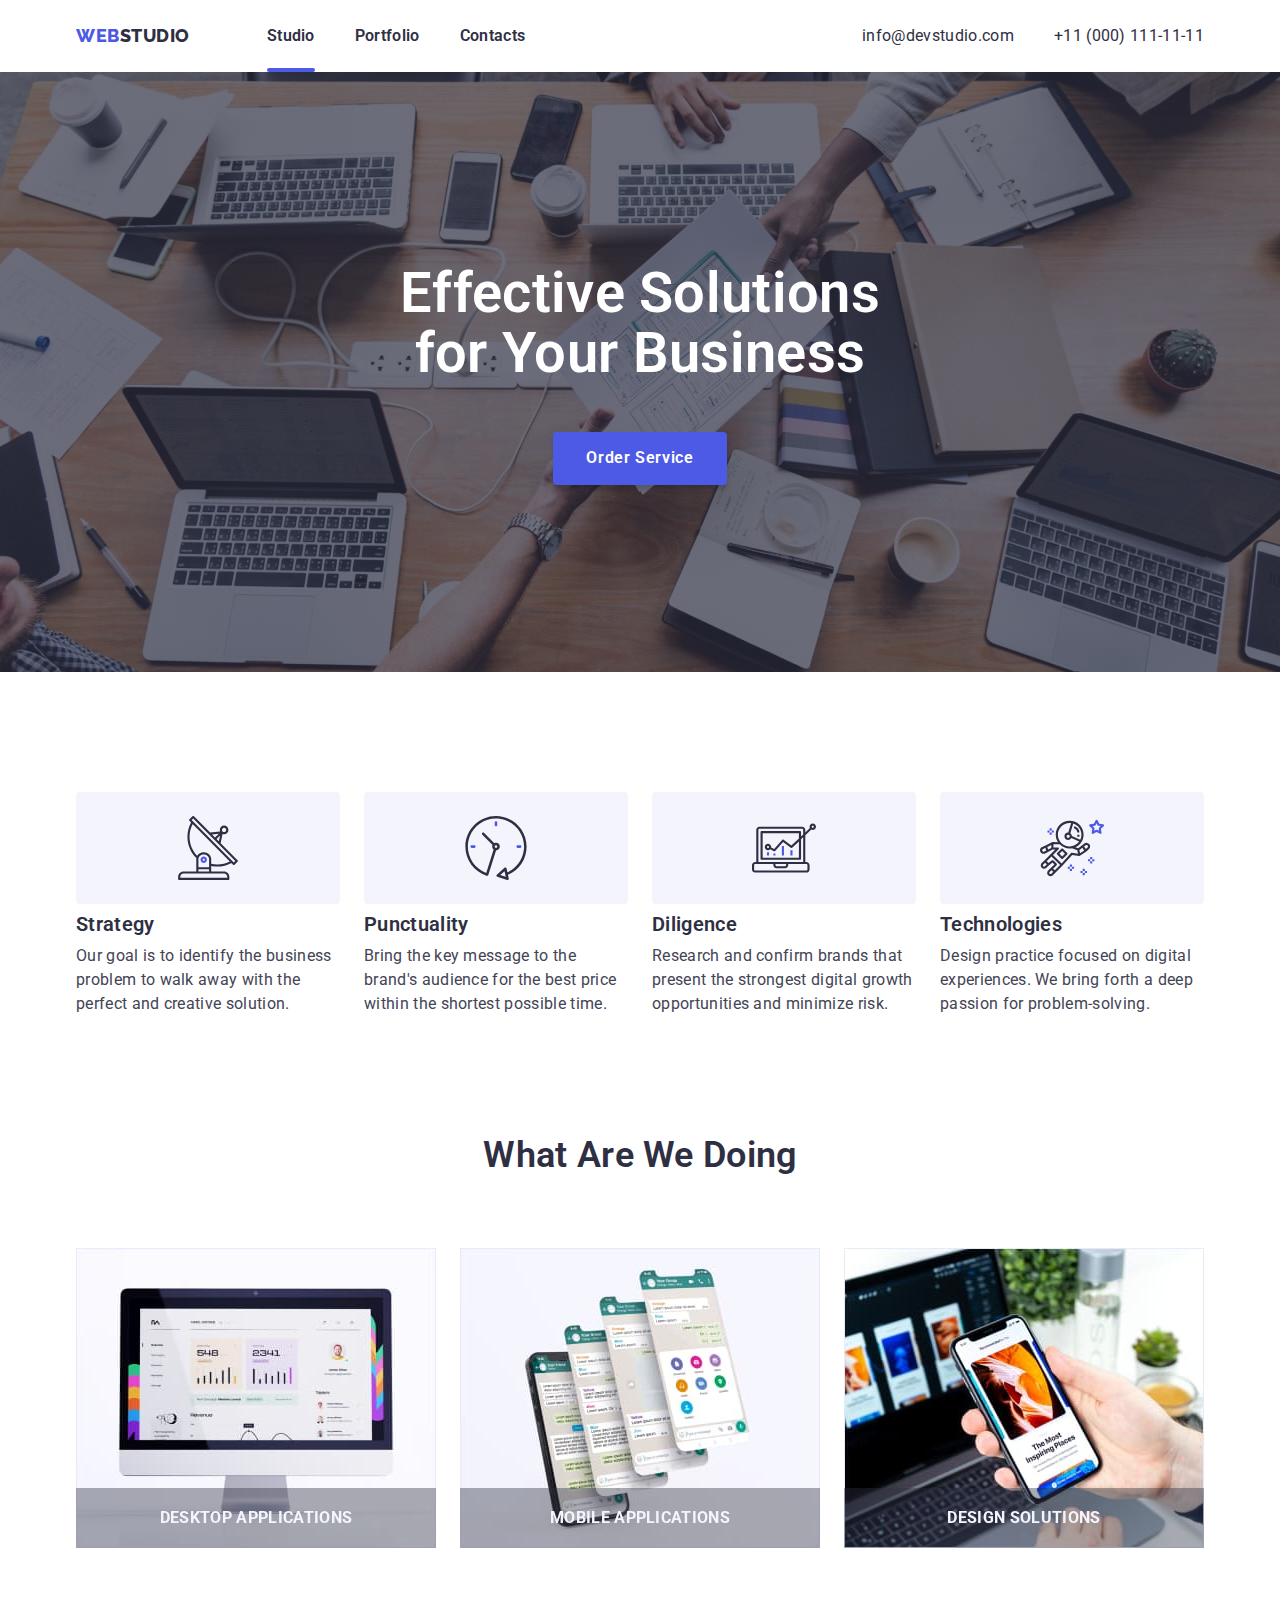
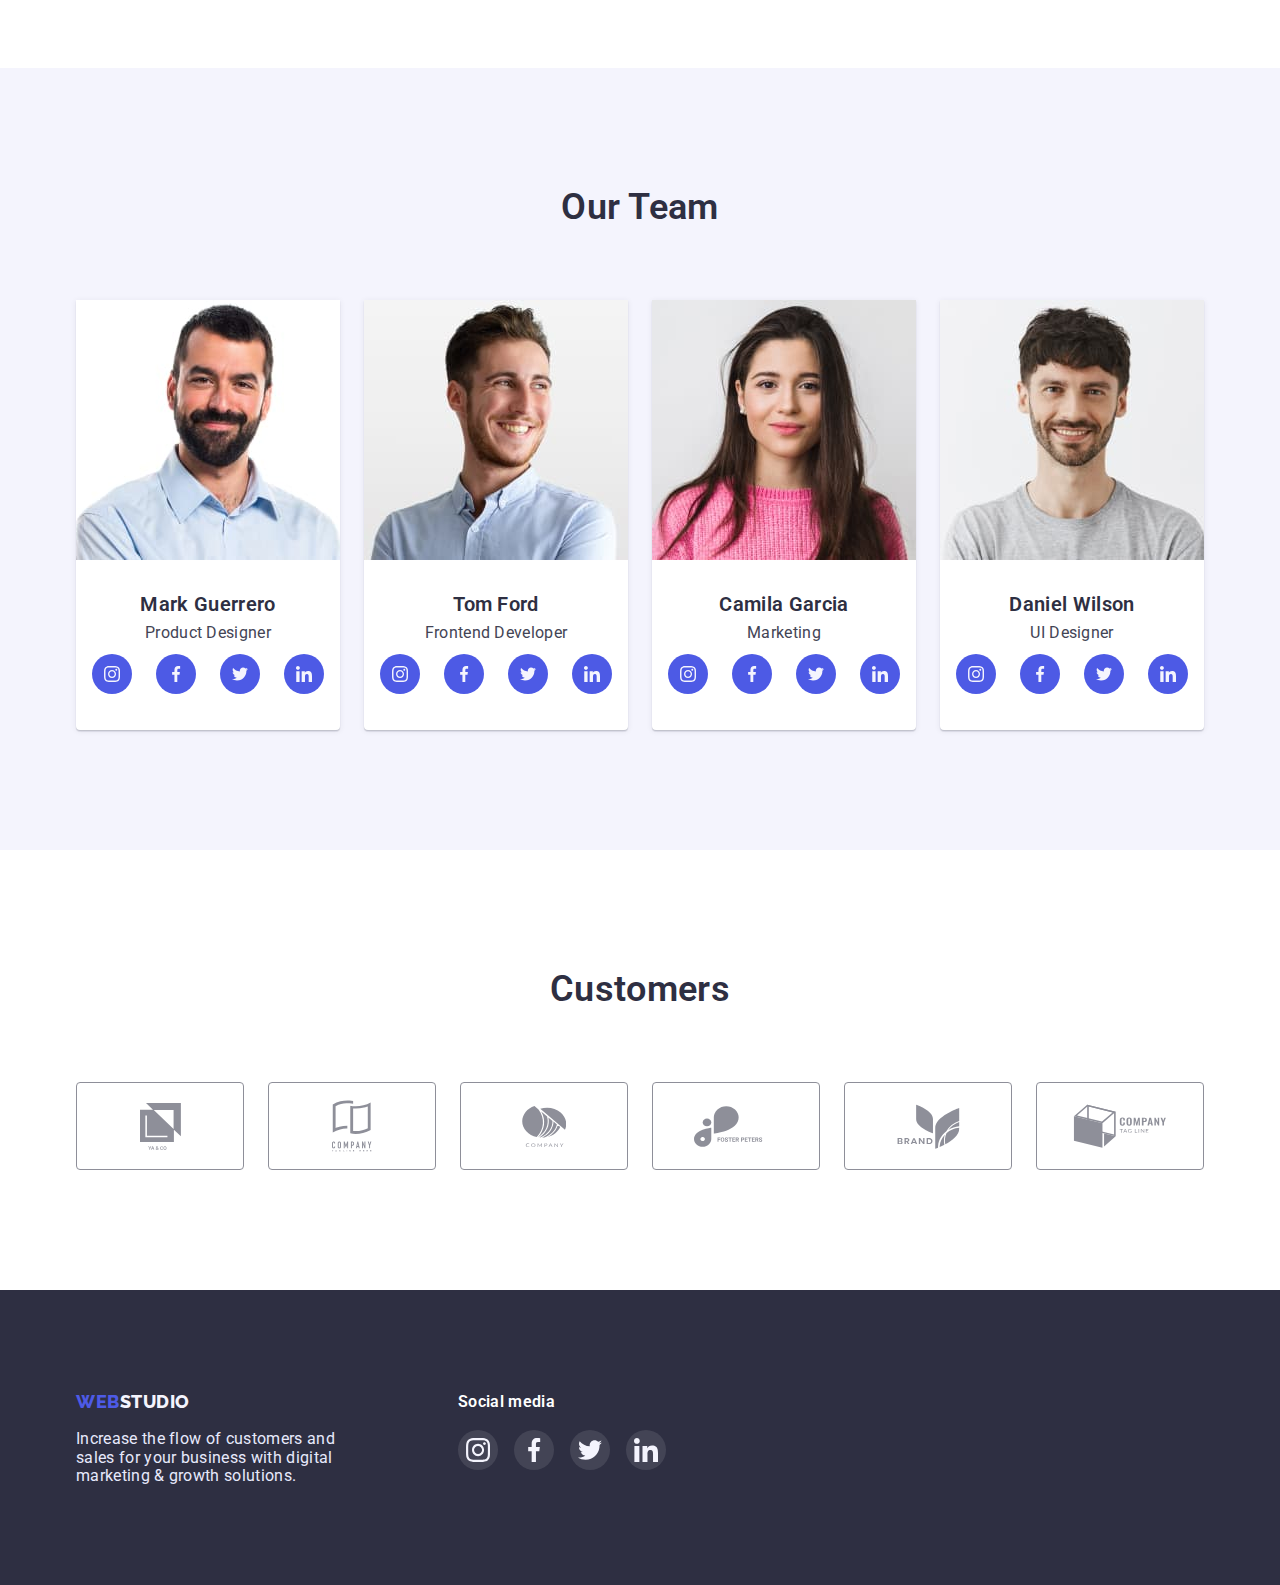
<file: index.html>
<!DOCTYPE html>
<html lang="en">
  <head>
    <meta charset="UTF-8" />
    <meta http-equiv="X-UA-Compatible" content="IE=edge" />
    <meta name="viewport" content="width=device-width, initial-scale=1.0" />
    <title>WEBSTUDIO</title>
    <link rel="preconnect" href="https://fonts.googleapis.com" />
    <link rel="preconnect" href="https://fonts.gstatic.com" crossorigin />
    <link
      href="https://fonts.googleapis.com/css2?family=Raleway:wght@700&family=Roboto:wght@400;500;700;900&display=swap"
      rel="stylesheet"
    />
    <link
      rel="stylesheet"
      href="https://cdn.jsdelivr.net/npm/modern-normalize@1.1.0/modern-normalize.css"
    />
    <link rel="stylesheet" href="./css/styles.css" />
  </head>
  <body>
    <header class="header-shadow">
      <div class="container main-nav">
        <a href="./index.html" class="logo"
          ><span class="logo-web">Web</span>Studio</a
        >
        <nav class="menu-nav">
          <ul class="site-nav list">
            <li class="item"><a href="./index.html" class="link active">Studio</a></li>
            <li class="item">
              <a href="./portfolio.html" class="link">Portfolio</a>
            </li>
            <li class="item"><a href="" class="link">Contacts</a></li>
          </ul>
        </nav>
        <ul class="cont-list list">
          <li class="item">
            <a href="mailto:info@devstudio.com" class="link"
              >info@devstudio.com</a
            >
          </li>
          <li class="item">
            <a href="tel:+110001111111" class="link">+11 (000) 111-11-11</a>
          </li>
        </ul>
      </div>
    </header>
    <main>
      <!-- герой -->
      <section class="hero overlay">
        <div class="container">
          <h1 class="hero-title">Effective Solutions for Your Business</h1>
          <button class="button" type="button" data-modal-open>Order Service</button>
        </div>
      </section>
      <div class="backdrop is-hidden" data-modal>
        <div class="modal">
          <button class="modal-btn" type="button" data-modal-close>
            <svg class="close-icon">
              <use href="./images/sprite.svg#close"></use>
            </svg>
          </button>
        </div>

      </div>

      <!-- преимущества -->
      <section class="section">
        <div class="container">
          <h2 class="section-title visually-hidden">our benefits</h2>
          <ul class="feature-list list">
            <li class="item icon-antenna">
              <div class="feature-wrap">
                <svg class="icon-feature">
                  <use href="./images/sprite.svg#antenna"></use>
                </svg>
              </div>
              <h3 class="title">Strategy</h3>
              <p class="text">
                Our goal is to identify the business problem to walk away with
                the perfect and creative solution.
              </p>
            </li>
            <li class="item icon-clock">
              <div class="feature-wrap">
                <svg class="icon-feature">
                  <use href="./images/sprite.svg#clock"></use>
                </svg>
              </div>
              <h3 class="title">Punctuality</h3>
              <p class="text">
                Bring the key message to the brand's audience for the best price
                within the shortest possible time.
              </p>
            </li>
            <li class="item icon-diagram">
              <div class="feature-wrap">
                <svg class="icon-feature">
                  <use href="./images/sprite.svg#diagram"></use>
                </svg>
              </div>
              <h3 class="title">Diligence</h3>
              <p class="text">
                Research and confirm brands that present the strongest digital
                growth opportunities and minimize risk.
              </p>
            </li>
            <li class="item icon-astronaut">
              <div class="feature-wrap">
                <svg class="icon-feature">
                  <use href="./images/sprite.svg#astronaut"></use>
                </svg>
              </div>
              <h3 class="title">Technologies</h3>
              <p class="text">
                Design practice focused on digital experiences. We bring forth a
                deep passion for problem-solving.
              </p>
            </li>
          </ul>
        </div>
      </section>

      <!-- Чим ми займаємося -->
      <section class="section section-no-padding">
        <div class="container">
          <h2 class="section-title">What are we doing</h2>
          <ul class="work-list list">
            <li class="item">
              <img
                class="image"
                src="./images/work-new1.jpg"
                alt="image of web interface"
                width="360"
              />
              <h3 class="work-list-text">Desktop Applications</h3>
            </li>
            <li class="item">
              <img
                class="image"
                src="./images/work-new2.jpg"
                alt="image of mobile application"
                width="360"
              />
              <h3 class="work-list-text">Mobile applications
</h3>
            </li>
            <li class="item">
              <img
                class="image"
                src="./images/work-new3.jpg"
                alt="image of mobile and web application"
                width="360"
              />
              <h3 class="work-list-text">Design solutions
</h3>
            </li>
          </ul>
        </div>
      </section>

      <!-- наша команда -->
      <section class="section team">
        <div class="container">
          <h2 class="section-title">Our Team</h2>
          <ul class="team-list list">
            <li class="item">
              <img
                class="image"
                src="./images/mark-guerrero.jpg"
                alt="photo Mark Guerrero"
                width="264"
              />
              <h3 class="title">Mark Guerrero</h3>
              <p class="text">Product Designer</p>
              <ul class="social-link-list list">
                <li class="item">
                  <a
                    class="social-logo-link"
                    href="https://www.instagram.com"
                    target="_blank"
                  >
                    <svg class="logo-social" width="16" height="16">
                      <use href="./images/sprite.svg#instagram"></use>
                    </svg>
                  </a>
                </li>
                <li class="item">
                  <a
                    class="social-logo-link"
                    href="https://www.facebook.com"
                    target="_blank"
                  >
                    <svg class="logo-social" width="16" height="16">
                      <use href="./images/sprite.svg#facebook"></use>
                    </svg>
                  </a>
                </li>
                <li class="item">
                  <a
                    class="social-logo-link"
                    href="https://www.twitter.com"
                    target="_blank"
                  >
                    <svg class="logo-social" width="16" height="16">
                      <use href="./images/sprite.svg#twitter"></use>
                    </svg>
                  </a>
                </li>
                <li class="item">
                  <a
                    class="social-logo-link"
                    href="https://www.linkedin.com"
                    target="_blank"
                  >
                    <svg class="logo-social" width="16" height="16">
                      <use href="./images/sprite.svg#linkedin"></use>
                    </svg>
                  </a>
                </li>
              </ul>
            </li>
            <li class="item">
              <img
                class="image"
                src="./images/tom-ford.jpg"
                alt="photo Tom Ford"
                width="264"
              />
              <h3 class="title">Tom Ford</h3>
              <p class="text">Frontend Developer</p>
              <ul class="social-link-list list">
                <li class="item">
                  <a
                    class="social-logo-link"
                    href="https://www.instagram.com"
                    target="_blank"
                  >
                    <svg class="logo-social" width="16" height="16">
                      <use href="./images/sprite.svg#instagram"></use>
                    </svg>
                  </a>
                </li>
                <li class="item">
                  <a
                    class="social-logo-link"
                    href="https://www.facebook.com"
                    target="_blank"
                  >
                    <svg class="logo-social" width="16" height="16">
                      <use href="./images/sprite.svg#facebook"></use>
                    </svg>
                  </a>
                </li>
                <li class="item">
                  <a
                    class="social-logo-link"
                    href="https://www.twitter.com"
                    target="_blank"
                  >
                    <svg class="logo-social" width="16" height="16">
                      <use href="./images/sprite.svg#twitter"></use>
                    </svg>
                  </a>
                </li>
                <li class="item">
                  <a
                    class="social-logo-link"
                    href="https://www.linkedin.com"
                    target="_blank"
                  >
                    <svg class="logo-social" width="16" height="16">
                      <use href="./images/sprite.svg#linkedin"></use>
                    </svg>
                  </a>
                </li>
              </ul>
            </li>
            <li class="item">
              <img
                class="image"
                src="./images/camila-garcia.jpg"
                alt="photo Camila Garcia"
                width="264"
              />
              <h3 class="title">Camila Garcia</h3>
              <p class="text">Marketing</p>
              <ul class="social-link-list list">
                <li class="item">
                  <a
                    class="social-logo-link"
                    href="https://www.instagram.com"
                    target="_blank"
                  >
                    <svg class="logo-social" width="16" height="16">
                      <use href="./images/sprite.svg#instagram"></use>
                    </svg>
                  </a>
                </li>
                <li class="item">
                  <a
                    class="social-logo-link"
                    href="https://www.facebook.com"
                    target="_blank"
                  >
                    <svg class="logo-social" width="16" height="16">
                      <use href="./images/sprite.svg#facebook"></use>
                    </svg>
                  </a>
                </li>
                <li class="item">
                  <a
                    class="social-logo-link"
                    href="https://www.twitter.com"
                    target="_blank"
                  >
                    <svg class="logo-social" width="16" height="16">
                      <use href="./images/sprite.svg#twitter"></use>
                    </svg>
                  </a>
                </li>
                <li class="item">
                  <a
                    class="social-logo-link"
                    href="https://www.linkedin.com"
                    target="_blank"
                  >
                    <svg class="logo-social" width="16" height="16">
                      <use href="./images/sprite.svg#linkedin"></use>
                    </svg>
                  </a>
                </li>
              </ul>
            </li>
            <li class="item">
              <img
                class="image"
                src="./images/daniel-wilson.jpg"
                alt="photo Daniel Wilson"
                width="264"
              />
              <h3 class="title">Daniel Wilson</h3>
              <p class="text">UI Designer</p>
              <ul class="social-link-list list">
                <li class="item">
                  <a
                    class="social-logo-link"
                    href="https://www.instagram.com"
                    target="_blank"
                  >
                    <svg class="logo-social" width="16" height="16">
                      <use href="./images/sprite.svg#instagram"></use>
                    </svg>
                  </a>
                </li>
                <li class="item">
                  <a
                    class="social-logo-link"
                    href="https://www.facebook.com"
                    target="_blank"
                  >
                    <svg class="logo-social" width="16" height="16">
                      <use href="./images/sprite.svg#facebook"></use>
                    </svg>
                  </a>
                </li>
                <li class="item">
                  <a
                    class="social-logo-link"
                    href="https://www.twitter.com"
                    target="_blank"
                  >
                    <svg class="logo-social" width="16" height="16">
                      <use href="./images/sprite.svg#twitter"></use>
                    </svg>
                  </a>
                </li>
                <li class="item">
                  <a
                    class="social-logo-link"
                    href="https://www.linkedin.com"
                    target="_blank"
                  >
                    <svg class="logo-social" width="16" height="16">
                      <use href="./images/sprite.svg#linkedin"></use>
                    </svg>
                  </a>
                </li>
              </ul>
            </li>
          </ul>
        </div>
      </section>

      <section class="section">
        <div class="container">
          <h2 class="section-title title-customers">Customers</h2>
          <ul class="list customer-list">
            <li class="item">
              <a class="customer-link" href="#">
                <svg class="logo-cusotmer" width="41" height="47">
                  <use href="./images/sprite.svg#customer1"></use>
                </svg>
              </a>
            </li>
            <li class="item">
              <a class="customer-link" href="#">
                <svg class="logo-cusotmer" width="40" height="52">
                  <use href="./images/sprite.svg#customer2"></use>
                </svg>
              </a>
            </li>
            <li class="item">
              <a class="customer-link" href="#">
                <svg class="logo-cusotmer" width="44" height="41">
                  <use href="./images/sprite.svg#customer3"></use>
                </svg>
              </a>
            </li>
            <li class="item">
              <a class="customer-link" href="#">
                <svg class="logo-cusotmer" width="84" height="41">
                  <use href="./images/sprite.svg#customer4"></use>
                </svg>
              </a>
            </li>
            <li class="item">
              <a class="customer-link" href="#">
                <svg class="logo-cusotmer" width="63" height="45">
                  <use href="./images/sprite.svg#customer5"></use>
                </svg>
              </a>
            </li>
            <li class="item">
              <a class="customer-link" href="#">
                <svg class="logo-cusotmer" width="94" height="44">
                  <use href="./images/sprite.svg#customer6"></use>
                </svg>
              </a>
            </li>
          </ul>
        </div>
      </section>
    </main>

    <!-- футер -->
    <footer class="footer">
      <div class="container footer-container">
        <section>
          <h2 class="visually-hidden">footer</h2>
          <a href="./index.html" class="logo">
            <span class="logo-web">Web</span
            ><span class="logo-studio">Studio</span></a
          >
          <p class="text-footer">
            Increase the flow of customers and sales for your business with
            digital marketing & growth solutions.
          </p>
        </section>
        <section class="social-footer">
          <h3 class="social-title">Social media</h3>
          <ul class="social-link-footer list">
            <li class="item">
              <a
                class="social-logo-link-footer"
                href="https://www.instagram.com"
                target="_blank"
              >
                <svg class="logo-social-footer" width="24" height="24">
                  <use href="./images/sprite.svg#instagram"></use>
                </svg>
              </a>
            </li>
            <li class="item">
              <a
                class="social-logo-link-footer"
                href="https://www.facebook.com"
                target="_blank"
              >
                <svg class="logo-social-footer" width="24" height="24">
                  <use href="./images/sprite.svg#facebook"></use>
                </svg>
              </a>
            </li>
            <li class="item">
              <a
                class="social-logo-link-footer"
                href="https://www.twitter.com"
                target="_blank"
              >
                <svg class="logo-social-footer" width="24" height="24">
                  <use href="./images/sprite.svg#twitter"></use>
                </svg>
              </a>
            </li>
            <li class="item">
              <a
                class="social-logo-link-footer"
                href="https://www.linkedin.com"
                target="_blank"
              >
                <svg class="logo-social-footer" width="24" height="24">
                  <use href="./images/sprite.svg#linkedin"></use>
                </svg>
              </a>
            </li>
          </ul>
        </section>
      </div>
    </footer>
    <script src="./modal.js"></script>
  </body>
</html>
</file>
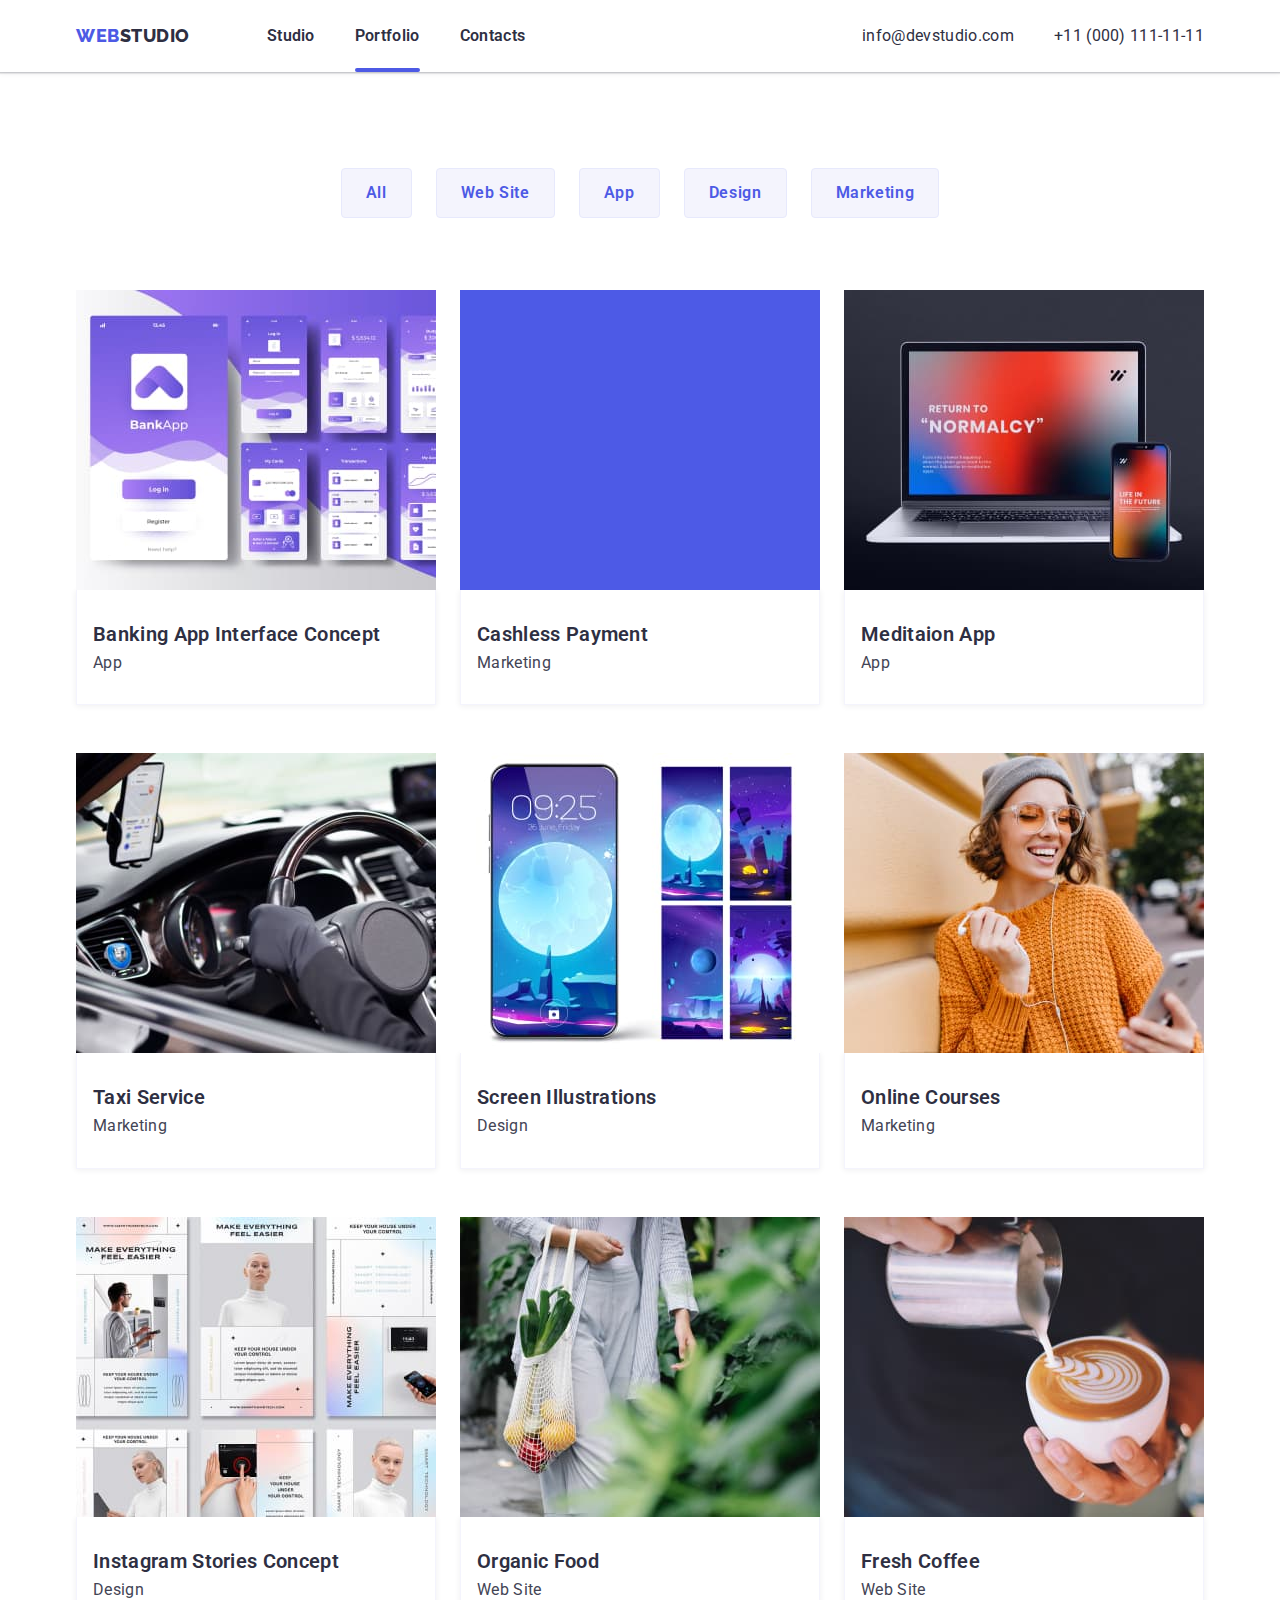
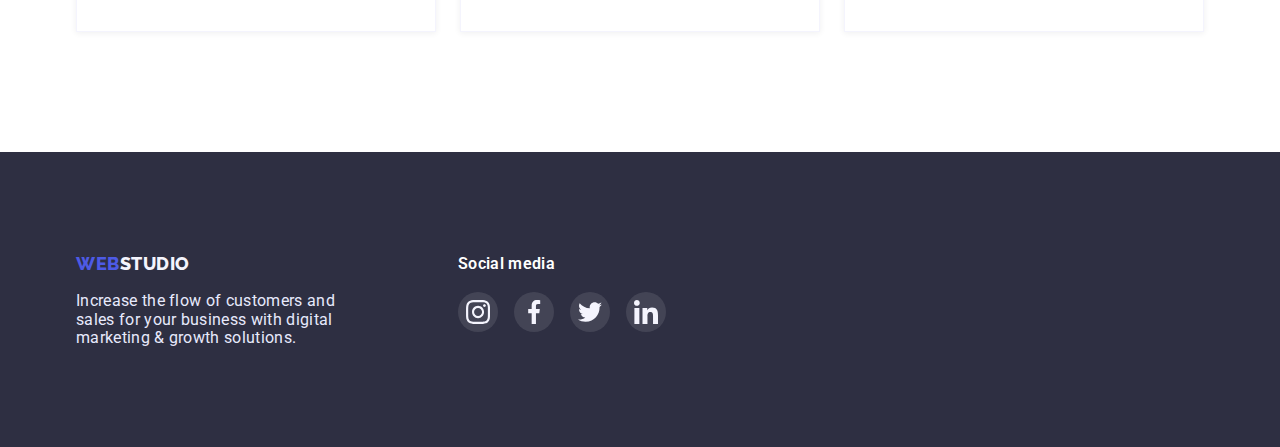
<file: portfolio.html>
<!DOCTYPE html>
<html lang="en">
  <head>
    <meta charset="UTF-8" />
    <meta http-equiv="X-UA-Compatible" content="IE=edge" />
    <meta name="viewport" content="width=device-width, initial-scale=1.0" />
    <title>WEBSTUDIO</title>
    <link rel="preconnect" href="https://fonts.googleapis.com" />
    <link rel="preconnect" href="https://fonts.gstatic.com" crossorigin />
    <link
      href="https://fonts.googleapis.com/css2?family=Raleway:wght@700&family=Roboto:wght@400;500;700;900&display=swap"
      rel="stylesheet"
    />
    <link
      rel="stylesheet"
      href="https://cdn.jsdelivr.net/npm/modern-normalize@1.1.0/modern-normalize.css"
    />
    <link rel="stylesheet" href="./css/styles.css" />
  </head>
  <body>
    <header class="header-shadow">
      <div class="container main-nav">
        <a href="./index.html" class="logo"
          ><span class="logo-web">Web</span>Studio</a
        >
        <nav class="menu-nav">
          <ul class="site-nav list">
            <li class="item"><a href="./index.html" class="link">Studio</a></li>
            <li class="item">
              <a href="./portfolio.html" class="link active">Portfolio</a>
            </li>
            <li class="item"><a href="" class="link">Contacts</a></li>
          </ul>
        </nav>
        <ul class="cont-list list">
          <li class="item">
            <a href="mailto:info@devstudio.com" class="link"
              >info@devstudio.com</a
            >
          </li>
          <li class="item">
            <a href="tel:+110001111111" class="link">+11 (000) 111-11-11</a>
          </li>
        </ul>
      </div>
    </header>
    <main>
      <section class="container-pf">
        <div class="container">
          <h1 class="visually-hidden">portfolio</h1>
          <ul class="filter list">
            <li class="item">
              <button class="btn-pf" type="button">all</button>
            </li>
            <li class="item">
              <button class="btn-pf" type="button">web site</button>
            </li>
            <li class="item">
              <button class="btn-pf" type="button">app</button>
            </li>
            <li class="item">
              <button class="btn-pf" type="button">design</button>
            </li>
            <li class="item">
              <button class="btn-pf" type="button">marketing</button>
            </li>
          </ul>
          <ul class="pf-list list">
            <li class="item">
              <div class="scene">
                <div class="card">
                  <div class="card-tront card-face">
                    <img class="image" src="./images/ptf/bank-app.jpg" alt="image bank application" width="360" />
                  </div>
                  <div class="card-back card-face">
                    <p class="filter-card-text">14 Stylish and User-Friendly App Design Concepts · Task Manager App · Calorie Tracker
                      App · Exotic Fruit Ecommerce App · Cloud Storage App</p>
                  </div>
                </div>
              </div>
              
              <div class="list-text">
                <h2 class="title">Banking App Interface Concept</h2>
                <p class="text">App</p>
              </div>
            </li>
            <li class="item">
              <div class="card-img">
                <img class="image" src="./images/ptf/cashless-payment.jpg" alt="image cashless payment" width="360" />
                <div class="filter-card">
                  <p class="filter-card-text">14 Stylish and User-Friendly App Design Concepts · Task Manager App · Calorie Tracker
                    App · Exotic Fruit Ecommerce App · Cloud Storage App</p>
                </div>
              </div>
              
              <div class="list-text">
                <h2 class="title">Cashless Payment</h2>
                <p class="text">Marketing</p>
              </div>
            </li>
            <li class="item">
              <div class="card-img">
                <img class="image" src="./images/ptf/meditaion-app.jpg" alt="image meditaion application" width="360" />
                <div class="filter-card">
                  <p class="filter-card-text">14 Stylish and User-Friendly App Design Concepts · Task Manager App · Calorie Tracker
                    App · Exotic Fruit Ecommerce App · Cloud Storage App</p>
                </div>
              </div>
              
              <div class="list-text">
                <h2 class="title">Meditaion App</h2>
                <p class="text">App</p>
              </div>
            </li>
            <li class="item">
              <div class="card-img">
                <img class="image" src="./images/ptf/taxi-service.jpg" alt="image taxi service" width="360" />
                <div class="filter-card">
                  <p class="filter-card-text">14 Stylish and User-Friendly App Design Concepts · Task Manager App · Calorie Tracker
                    App · Exotic Fruit Ecommerce App · Cloud Storage App</p>
                </div>
              </div>
              
              <div class="list-text">
                <h2 class="title">Taxi Service</h2>
                <p class="text">Marketing</p>
              </div>
            </li>
            <li class="item">
              <div class="card-img">
                <img class="image" src="./images/ptf/screen-illustrations.jpg" alt="image screen illustration" width="360" />
                <div class="filter-card">
                  <p class="filter-card-text">14 Stylish and User-Friendly App Design Concepts · Task Manager App · Calorie Tracker
                    App · Exotic Fruit Ecommerce App · Cloud Storage App</p>
                </div>
              </div>
              
              <div class="list-text">
                <h2 class="title">Screen Illustrations</h2>
                <p class="text">Design</p>
              </div>
            </li>
            <li class="item">
              <div class="card-img">
                <img class="image" src="./images/ptf/online-courses.jpg" alt="image online courses" width="360" />
                <div class="filter-card">
                  <p class="filter-card-text">14 Stylish and User-Friendly App Design Concepts · Task Manager App · Calorie Tracker
                    App · Exotic Fruit Ecommerce App · Cloud Storage App</p>
                </div>
              </div>
              
              <div class="list-text">
                <h2 class="title">Online Courses</h2>
                <p class="text">Marketing</p>
              </div>
            </li>
            <li class="item">
              <div class="card-img">
                <img class="image" src="./images/ptf/instagram-stories.jpg" alt="image instagram stories" width="360" />
                <div class="filter-card">
                  <p class="filter-card-text">14 Stylish and User-Friendly App Design Concepts · Task Manager App · Calorie Tracker
                    App · Exotic Fruit Ecommerce App · Cloud Storage App</p>
                </div>
              </div>
              
              <div class="list-text">
                <h2 class="title">Instagram Stories Concept</h2>
                <p class="text">Design</p>
              </div>
            </li>
            <li class="item">
              <div class="card-img">
                <img class="image" src="./images/ptf/organic-food.jpg" alt="image organic food" width="360" />
                <div class="filter-card">
                  <p class="filter-card-text">14 Stylish and User-Friendly App Design Concepts · Task Manager App · Calorie Tracker
                    App · Exotic Fruit Ecommerce App · Cloud Storage App</p>
                </div>
              </div>
              
              <div class="list-text">
                <h2 class="title">Organic Food</h2>
                <p class="text">Web Site</p>
              </div>
            </li>
            <li class="item">
              <div class="card-img">
                <img class="image" src="./images/ptf/fresh-coffee.jpg" alt="image fresh coffee" width="360" />
                <div class="filter-card">
                  <p class="filter-card-text">14 Stylish and User-Friendly App Design Concepts · Task Manager App · Calorie Tracker
                    App · Exotic Fruit Ecommerce App · Cloud Storage App</p>
                </div>
              </div>
              
              <div class="list-text">
                <h2 class="title">Fresh Coffee</h2>
                <p class="text">Web Site</p>
              </div>
            </li>
          </ul>
        </div>
      </section>
    </main>

    <!-- футер -->
    <footer class="footer">
      <div class="container footer-container">
        <section>
          <h2 class="visually-hidden">footer</h2>
          <a href="./index.html" class="logo">
            <span class="logo-web">Web</span
            ><span class="logo-studio">Studio</span></a
          >
          <p class="text-footer">
            Increase the flow of customers and sales for your business with
            digital marketing & growth solutions.
          </p>
        </section>
        <section class="social-footer">
          <h3 class="social-title">Social media</h3>
          <ul class="social-link-footer list">
            <li class="item">
              <a
                class="social-logo-link-footer"
                href="https://www.instagram.com"
                target="_blank"
              >
                <svg class="logo-social-footer" width="24" height="24">
                  <use href="./images/sprite.svg#instagram"></use>
                </svg>
              </a>
            </li>
            <li class="item">
              <a
                class="social-logo-link-footer"
                href="https://www.facebook.com"
                target="_blank"
              >
                <svg class="logo-social-footer" width="24" height="24">
                  <use href="./images/sprite.svg#facebook"></use>
                </svg>
              </a>
            </li>
            <li class="item">
              <a
                class="social-logo-link-footer"
                href="https://www.twitter.com"
                target="_blank"
              >
                <svg class="logo-social-footer" width="24" height="24">
                  <use href="./images/sprite.svg#twitter"></use>
                </svg>
              </a>
            </li>
            <li class="item">
              <a
                class="social-logo-link-footer"
                href="https://www.linkedin.com"
                target="_blank"
              >
                <svg class="logo-social-footer" width="24" height="24">
                  <use href="./images/sprite.svg#linkedin"></use>
                </svg>
              </a>
            </li>
          </ul>
        </section>
      </div>
    </footer>
  </body>
</html>
</file>
<file: css/styles.css>
:root {
  --slate:#434455;
  --navy-blue: #2e2f42;
  --iris: #4d5ae5;
  --bgd-white: #FFFFFF;
  --cloud: #F4F4FD;
  --cornflower: #E7E9FC;
}

body {
  background-color: var(--bgd-white);
  color: var(--slate);
  font-family: Roboto, sans-serif;
  letter-spacing: 0.02em;
}
h1, h2, h3, h4, h5, h6, ul, p {
  padding: 0;
  margin: 0;
}

.visually-hidden {
  position: absolute;
  width: 1px;
  height: 1px;
  margin: -1px;
  padding: 0;
  overflow: hidden;
  border: 0;
  clip: rect(0 0 0 0);
}

.container {
  width: 1158px;
  margin: 0 auto;
  padding-left: 15px;
  padding-right: 15px;
  /* outline: 1px solid tomato; */
}
.list {
  padding: 0;
  margin: 0;
  list-style: none;  
}

.image {
  display: block;
}

.header-shadow {
  box-shadow: 0px 2px 1px rgba(46, 47, 66, 0.08), 0px 1px 1px rgba(46, 47, 66, 0.16), 0px 1px 6px rgba(46, 47, 66, 0.08);
}

/* Logo */
.logo {
  color: var(--navy-blue);
  text-decoration: none;
  font-family: 'Raleway', sans-serif;
  font-weight: 800;
  font-size: 18px;
  line-height: 1.33;
  text-transform: uppercase;
  letter-spacing: 0.03em;
}
.logo-web {
  color: var(--iris);
}

/* site nav */

.main-nav {
  display: flex;
  align-items: center;
}


.menu-nav {
  margin-left: 77px;
}


.site-nav {
  display: flex;

}

.site-nav .item + .item {
  margin-left: 40px;
}

.site-nav .link {
  position: relative;
  display: block;
  padding-top: 24px;
  padding-bottom: 24px;

  color: var(--navy-blue);
  text-decoration: none;
  font-weight: 600;
  font-size: 16px;
  line-height: 1.5;
  transition: color 250ms cubic-bezier(0.4, 0, 0.2, 1);
}

.site-nav .link:hover,
.site-nav .link:focus {
  color: var(--slate);
}

.site-nav .link:active {
  color: var(--iris);
}

.site-nav .link.active::after {
  position: absolute;
  content: "";
  display: block;
  width: 100%;
  height: 4px;
  left: 0px;
  bottom: 0px;
  background: var(--iris);
  border-radius: 2px;
  opacity: 1;
  transform: scale(1);
  

}

.site-nav .link::after {
  position: absolute;
    content: "";
    display: block;
    width: 100%;
    height: 4px;
    left: 0px;
    bottom: 0px;
    background: var(--iris);
    border-radius: 2px;
    /* opacity: 0; */
    transform: scale(0);
    transform-origin: left;
    transition: transform 250ms cubic-bezier(0.4, 0, 0.2, 1);
}

.site-nav .link:hover::after {
  /* opacity: 1; */
  transform: scaleX(1);

}

.cont-list {
  display: flex;
  margin-left: auto;
}
.cont-list .item + .item {
  margin-left: 40px;
}

.cont-list .link {
  color: var(--navy-blue);
  text-decoration: none;
  font-weight: 400;
  font-size: 16px;
  line-height: 1.5;
  transition: color 250ms cubic-bezier(0.4, 0, 0.2, 1);
}
.cont-list .link:hover {
  color: var(--iris);
}
.cont-list .link:focus {
  color: var(--slate);
}

/* site hero */

.hero {
  padding-top: 192px;
  padding-bottom: 192px;
  background-color: var(--navy-blue);
  text-align: center;
  /* outline: 2px solid tomato; */
}

.overlay {
  max-width: 1440px;
  height: 600px;
  margin-left: auto;
  margin-right: auto;
  /* outline: 1px solid red; */
  background-image: linear-gradient(to right, 
  rgba(46, 47, 66, 0.7), 
  rgba(46, 47, 66, 0.7)),
  url(../images/hero-bgd.jpg);
  background-repeat: no-repeat;
  background-size: cover;
  background-position: center;
}

.hero-title {
  margin-top: 0;
  margin-bottom: 48px;
  margin-right: auto;
  margin-left: auto;
  width: 492px;
  color: var(--bgd-white);
  font-weight: 600;
  font-size: 56px;
  text-align: center;
  line-height: 1.07;
  /* outline: 2px solid tomato; */
}

.hero-title:hover {
  cursor: default;
}

.button {
  padding: 16px 32px;
  min-width: 170px;
  box-shadow: 0px 4px 4px rgba(0, 0, 0, 0.15);
  border-radius: 4px;
  color: var(--bgd-white);
  background-color: var(--iris);
  border: 1px solid transparent;
  cursor: pointer;
  font-family: inherit;
  font-weight: 600;
  font-size: 16px;
  line-height: 1.18;    
  letter-spacing: 0.04em;
  transition: box-shadow 250ms cubic-bezier(0.4, 0, 0.2, 1);
}

.button:hover, .button:focus {
  box-shadow: 
  0px 1px 6px rgba(46, 47, 66, 0.08), 
  0px 1px 1px rgba(46, 47, 66, 0.16), 
  0px 2px 1px rgba(46, 47, 66, 0.08);
}



.modal {
  min-width: 408px;
  min-height: 576px;
  background-color: #FCFCFC;
  box-shadow: 0px 1px 1px rgba(0, 0, 0, 0.14), 0px 1px 3px rgba(0, 0, 0, 0.12), 0px 2px 1px rgba(0, 0, 0, 0.2);
  border-radius: 4px;
  position: absolute;
  top: 50%;
  left: 50%;
  transform: translate(-50%, -50%) scale(1);
  transition: transform 250ms cubic-bezier(0.4, 0, 0.2, 1);
}

.backdrop {
  position: fixed;
  top: 0;
  left: 0;
  width: 100vw;
  height: 100vh;
  background-color: rgba(46, 47, 66, 0.4);
  opacity: 1;
  transition: opacity 250ms cubic-bezier(0.4, 0, 0.2, 1);
}


.backdrop.is-hidden {
  opacity: 0;
  pointer-events: none;
}

.backdrop.is-hidden .modal {
  transform: translate(-50%, -50%) scale(1.1);
}

.modal-btn {
  display: flex;
  justify-content: center;
  align-items: center;
  position: absolute;
  height: 24px;
  width: 24px;
  border-radius: 50%;
  background-color: var(--cornflower);
  border: 1px solid rgba(0, 0, 0, 0.1);
  top: 24px;
  right: 24px;
  color: black;
  
}
.modal-btn:active {
  transform: scale(1.2);
}

.close-icon {
  width: 8px;
  height: 8px;

}


/* section */

.section {
  padding-top: 120px;
  padding-bottom: 120px;
  /* outline: 2px solid tomato; */

}

.section-no-padding {
  padding-top: 0;
}

.section-title {
  margin-bottom: 72px;
  color: var(--navy-blue);
  font-weight: 600;
  font-size: 36px;
  line-height: 1.11;
  text-align: center;
  text-transform: capitalize;
}

/* features */

.feature-list {
  display: flex;
  /* outline: 1px solid tomato; */
}

.feature-wrap{
  
  display: flex;
  align-items: center;
  justify-content: center;
  height: 112px;
  background-color: var(--cloud);
  margin-bottom: 8px;
  background-size:64px;
  background-repeat: no-repeat;
  background-position: center;
  border-radius: 4px;
}

.icon-feature {
  width: 64px;
  height: 64px;
}


.feature-list .item + .item {
  margin-left: 24px;
}
.feature-list .item {
  width: 264px;
}

.feature-list .title,
.team-list .title,
.pf-list .title {
  margin-bottom: 8px;
  color: var(--navy-blue);
  font-weight: 600;
  font-size: 20px;
  line-height: 1.2;
}
.feature-list .text {
  font-size: 16px;
  line-height: 1.5;
}

/* Work */

.work-list {
  display: flex;
  align-items: center;
  /* outline: 1px solid tomato; */
}


.work-list .item + .item {
  margin-left: 24px;
}

.work-list .item {
  position: relative;
}

.work-list-text {
  display: flex;
  justify-content: center;
  align-items: center;
  width: 100%;
  height: 60px;
  background-color: rgba(46, 47, 66, 0.4);
  color: var(--cloud);
  font-weight: bold;
  font-size: 16px;
  line-height: 1.5;
  text-transform: uppercase;
  position: absolute;
  bottom: 0;
  right: 0;
}
.work-list-text:hover {
  cursor: default;
}

/* Team */
.section.team {
  background-color: var(--cloud);
}

.team-list {
  display: flex;
  text-align: center;
}

.team-list>.item {
  padding-bottom: 36px;
  background-color: var(--bgd-white);
  box-shadow: 0px 1px 6px rgba(46, 47, 66, 0.08), 0px 1px 1px rgba(46, 47, 66, 0.16), 0px 2px 1px rgba(46, 47, 66, 0.08);
  border-radius: 0px 0px 4px 4px;
}

.team-list .item + .item {
  margin-left: 24px;
}

.team-list .title {
  margin-top: 32px;
}

.social-link-list {
  display: flex;
  justify-content: center;
  margin-top: 12px;
  
  

}

.social-logo-link {
  display: flex;
  justify-content: center;
  align-items: center;
  width: 40px;
  height: 40px;
  border-radius: 50%;
  fill: var(--cloud);
  background-color: var(--iris);
  transition: background-color 250ms cubic-bezier(0.4, 0, 0.2, 1);
  
}
.social-logo-link:hover, 
.social-logo-link:focus {
  background-color: #31D0AA;
}


.logo-social {
  color: currentColor;
}

/* customers */

.title-customers {
  margin-bottom: 72px;
}

.customer-list {
  display: flex;
  justify-content: center;
}
.customer-list .item+.item {
  margin-left: 24px;
}

.customer-link {
  display: flex;
  align-items: center;
  justify-content: center;
  width: 168px;
  height: 88px;
  border: 1px solid #8E8F99;
  border-radius: 4px;
  color: #8E8F99;
  transition: color 250ms cubic-bezier(0.4, 0, 0.2, 1), border 250ms cubic-bezier(0.4, 0, 0.2, 1);
    
}
.logo-cusotmer{
  fill: currentColor;
  
}

.customer-link:hover,
.customer-link:focus {
  color: var(--iris);
  border: 1px solid var(--iris);
}


/* footer */

.footer {
  padding-top: 100px;
  padding-bottom: 100px;
  background-color: var(--navy-blue);
}

.footer-container {
  display: flex;
  
}

.logo-studio {
  color: var(--cloud);
}
.text-footer {
  margin-top: 16px;;
  width: 262px;
  color: var(--cornflower);
}

.social-footer {
  margin-left: 120px;
}

.social-title {
  margin-bottom: 16px;
  font-weight: 600;
  font-size: 16px;
  line-height: 1.5;
  color: var(--bgd-white);
}

.social-link-footer {
  display: flex;
}

.social-logo-link-footer {
  display: flex;
  justify-content: center;
  align-items: center;
  width: 40px;
  height: 40px;
  border-radius: 50%;
  color: var(--cloud);
  background-color: rgba(255, 255, 255, 0.1);
  transition: background-color 250ms cubic-bezier(0.4, 0, 0.2, 1);
}

.social-logo-link-footer:hover,
.social-logo-link-footer:focus {
  background-color: #31D0AA;
}

.logo-social-footer {
  fill: currentColor;
  }

.social-link-footer .item + .item {
  margin-left: 16px;
}


/* portfolio */

.container-pf {
  padding-top: 96px;
  padding-bottom: 120px;
}

.btn-pf {
  padding: 12px 24px;
  color: var(--iris);
  background-color: var(--cloud);
  border: 0;
  cursor: pointer;
  font-family: inherit;
  font-weight: 600;
  font-size: 16px;
  line-height: 1.5;
  letter-spacing: 0.04em;
  text-transform: capitalize;
  border: 1px solid #E7E9FC;
  border-radius: 4px;
  transition: color 250ms cubic-bezier(0.4, 0, 0.2, 1), 
  background-color 250ms cubic-bezier(0.4, 0, 0.2, 1), 
  border 250ms cubic-bezier(0.4, 0, 0.2, 1), 
  box-shadow 250ms cubic-bezier(0.4, 0, 0.2, 1);
}

.filter .item + .item {
  margin-left: 24px;
}

.btn-pf:hover,
.btn-pf:focus {
  color: var(--bgd-white);
  background-color: var(--iris);
  border: 1px solid #4d5ae5;
  box-shadow: 0px 3px 1px rgba(0, 0, 0, 0.1), 0px 2px 1px rgba(0, 0, 0, 0.08), 0px 2px 2px rgba(0, 0, 0, 0.12);
}

.filter {
  display: flex;
  justify-content: center;
  margin-bottom: 72px;
  }

.pf-list {
  display: flex;
  flex-wrap: wrap;
}

.card-img {
  position: relative;
  overflow: hidden;
}

.filter-card {
  bottom: 0;
  left: 0;
  width: 100%;
  height: 100%;
  position: absolute;
  background-color: var(--iris);
  transform: translateY(100%);
  transition: transform 250ms cubic-bezier(0.4, 0, 0.2, 1);
}

.pf-list .item:hover .filter-card {
  transform: translateY(0);
  cursor: default;
}



.filter-card-text {
  font-weight: 400;
  font-size: 16px;
  line-height: 1.5;
  color: var(--cloud);
  padding: 40px 32px;
}

.pf-list .item {
  width: 360px;
  margin-right: 24px;
  margin-bottom: 48px;
  transition: box-shadow 250ms cubic-bezier(0.4, 0, 0.2, 1);
}
.pf-list .item:hover {
  
  box-shadow: 0px 1px 6px rgba(46, 47, 66, 0.08),
  0px 1px 1px rgba(46, 47, 66, 0.16),
  0px 2px 1px rgba(46, 47, 66, 0.08);
  cursor: default;

}


.pf-list .item:nth-child(3n) {
  margin-right: 0;
}

.pf-list .item:nth-last-child(-n + 3) {
  margin-bottom: 0;
}

.list-text {
  padding-top: 32px;
  padding-bottom: 32px;
  padding-left: 16px;
  border-right: 0.5px solid #F4F4FD;
  border-bottom: 0.5px solid #F4F4FD;
  border-left: 0.5px solid #F4F4FD;
  box-shadow: 0px 1px 6px rgba(46, 47, 66, 0.08);
}


.scene {
  width: 360px;
  height: 300px;
  perspective: 600px;
}

.card {
  position: relative;
  width: 100%;
  height: 100%;
  transform-style: preserve-3d;
  transform-origin: center right;
  transition: transform 500ms cubic-bezier(0.4, 0, 0.2, 1);
}



.pf-list .item:hover .card {
  transform: translateX(-100%) rotateY(-180deg);
  cursor: default;
}

.card-face {
  position: absolute;
  width: 360px;
  height: 300px;

  backface-visibility: hidden;
}



.card-back {
  background-color: var(--iris);
  transform: rotateY(180deg);
}
</file>
